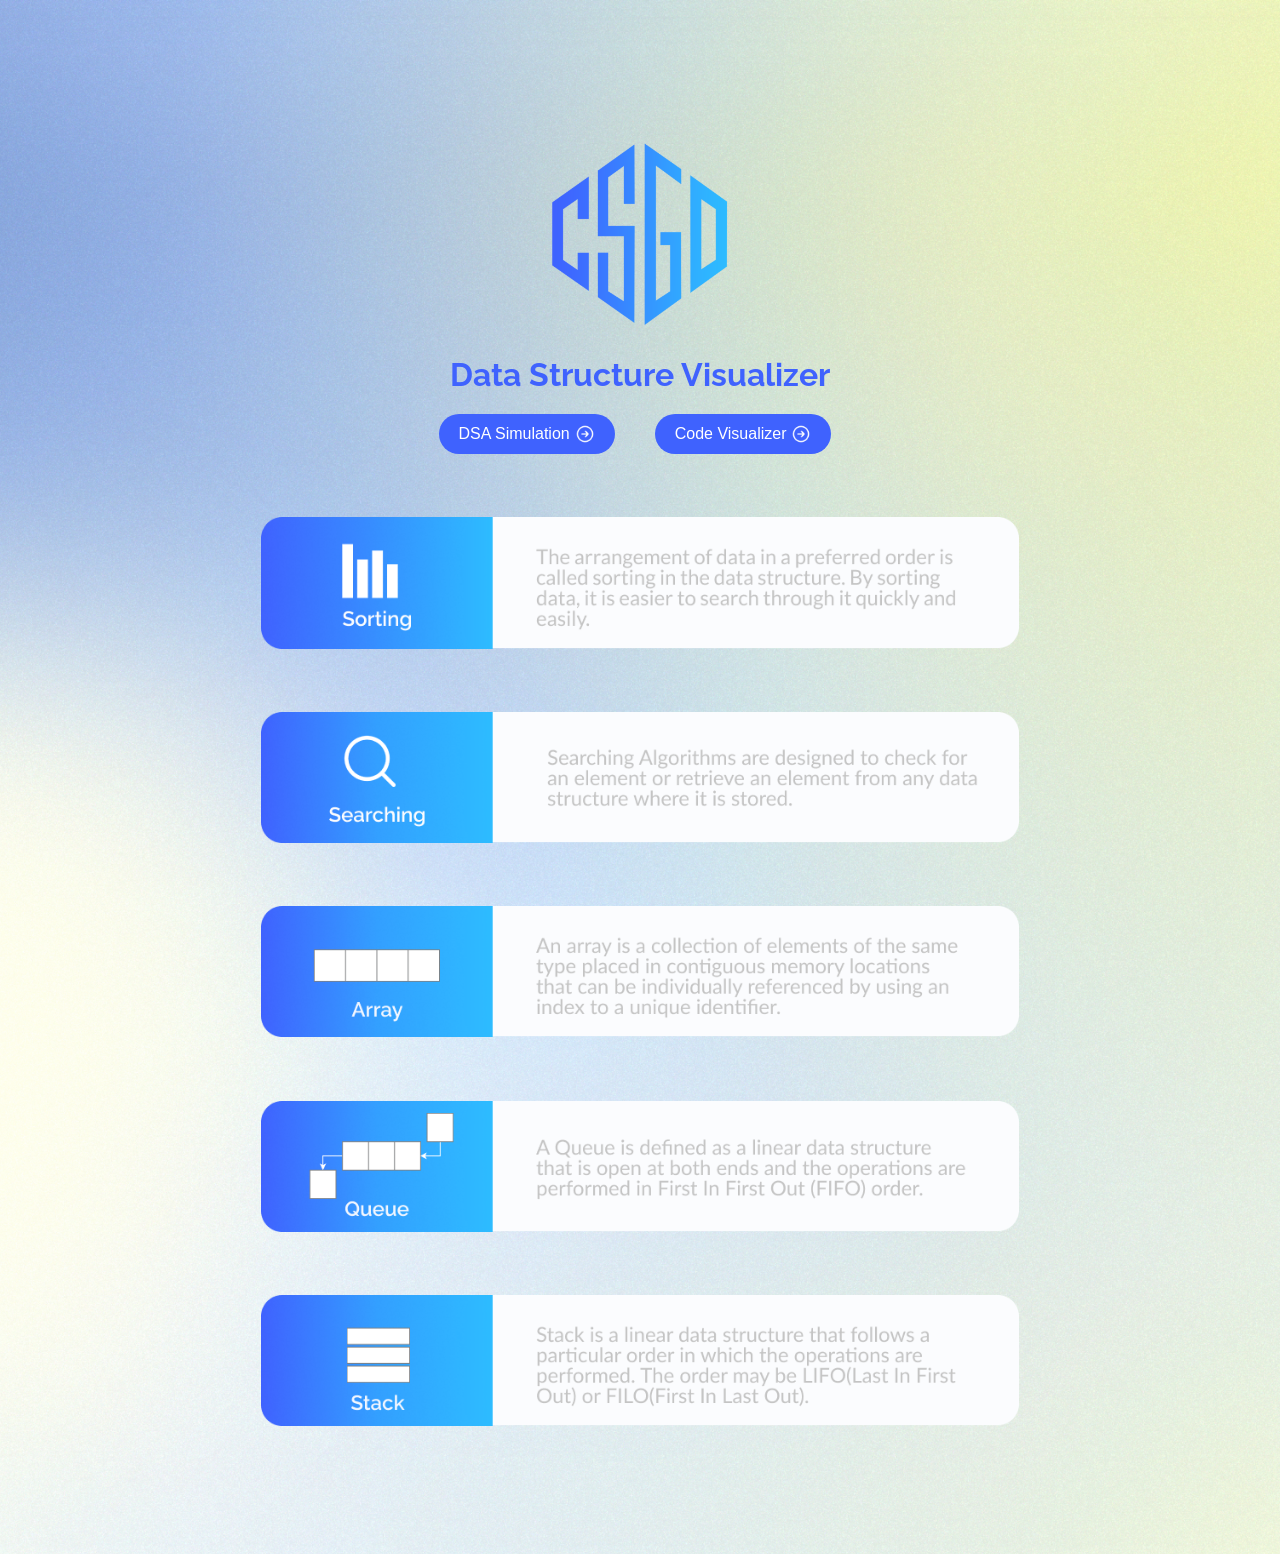
<file: index.html>
<!DOCTYPE html>
<html>
<head>
    <style>
        body {
            background-image: url("Images/gradientBackground.jpg");
            background-repeat: no-repeat;
            background-size: cover;
            display: flex;
            flex-direction: column;
            align-items: center;
            justify-content: center;
            margin-bottom: 10%;
        }

        .logo {
            width: 200px; /* Adjust the width of the logo as needed */
            height: 200px; /* Adjust the height of the logo as needed */
            padding-top: 10%;
        }

        .button-container {
            display: flex;
            justify-content: center;
            margin-top: auto;
            text-align: center;
            gap: 30px;
        }

        .button {
            display: inline-flex;
            padding: 10px 20px;
            background-color: #3F62FE;
            color: white;
            text-align: center;
            text-decoration: none;
            font-size: 16px; 
            border: none;
            cursor: pointer;
            margin-right: 10px;
            border-radius: 20px;
            align-items: center;
            justify-content: center;
        }

        .button:hover {
            transform: scale(1.1);
        }

        .button img {
            margin-left: 5px;
            height: 20px; /* Adjust the height of the image as needed */
        }

        h1 {
            font-family: 'Raleway', sans-serif;
            color: #3F62FE;
        }

        .visDescription {
            margin-top: 5%;
            display: flex;
            width: 60%;
            height: auto;
            transition: transform 0.3s; /* Add a smooth transition effect */
        }

        .visDescription:hover {
            transform: scale(1.1);
        }

        

    </style>
    <link href="https://fonts.googleapis.com/css2?family=Raleway:wght@400;700&display=swap" rel="stylesheet">
</head>
<body>
    <!-- Your webpage content here -->
    <img src="Images/csgo.png" class="logo" alt="Logo">

    <h1> Data Structure Visualizer</h1>

    <div class="button-container">
        <a href="visualizerPage.html">
            <button class="button">
                DSA Simulation
                <img src="Images/arrowCircle.png" alt="Image">
            </button>
        </a>

        <button class="button">
            Code Visualizer  
            <img src="Images/arrowCircle.png" alt="Image">
            </button>
    </div>

    <img src="Images/sorting.png" class="visDescription">
    <img src="Images/Searching.png" class="visDescription">
    <img src="Images/array.png" class="visDescription">
    <img src="Images/queque.png" class="visDescription">
    <img src="Images/stack.png" class="visDescription">
</body>
</html>
</file>
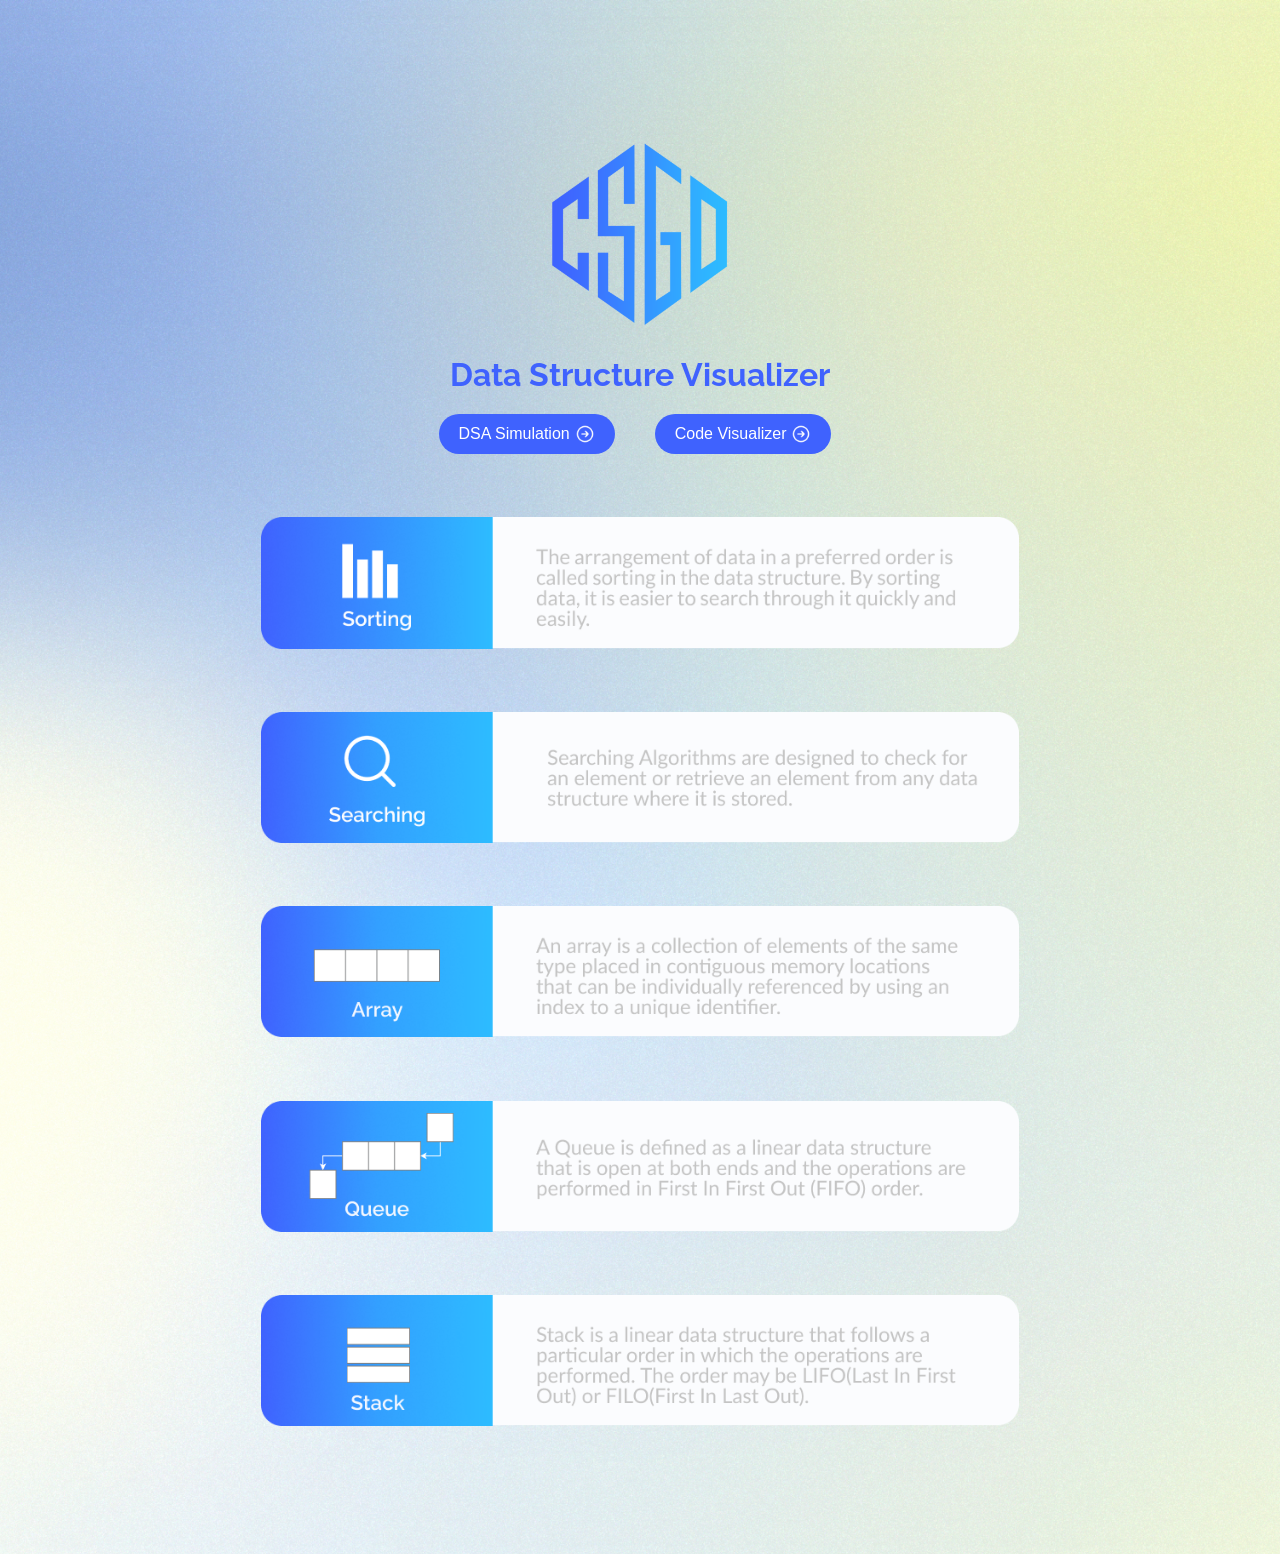
<file: landingPage.html>
<!DOCTYPE html>
<html>
<head>
    <style>
        body {
            background-image: url("Images/gradientBackground.jpg");
            background-repeat: no-repeat;
            background-size: cover;
            display: flex;
            flex-direction: column;
            align-items: center;
            justify-content: center;
            margin-bottom: 10%;
        }

        .logo {
            width: 200px; /* Adjust the width of the logo as needed */
            height: 200px; /* Adjust the height of the logo as needed */
            padding-top: 10%;
        }

        .button-container {
            display: flex;
            justify-content: center;
            margin-top: auto;
            text-align: center;
            gap: 30px;
        }

        .button {
            display: inline-flex;
            padding: 10px 20px;
            background-color: #3F62FE;
            color: white;
            text-align: center;
            text-decoration: none;
            font-size: 16px; 
            border: none;
            cursor: pointer;
            margin-right: 10px;
            border-radius: 20px;
            align-items: center;
            justify-content: center;
        }

        .button:hover {
            transform: scale(1.1);
        }

        .button img {
            margin-left: 5px;
            height: 20px; /* Adjust the height of the image as needed */
        }

        h1 {
            font-family: 'Raleway', sans-serif;
            color: #3F62FE;
        }

        .visDescription {
            margin-top: 5%;
            display: flex;
            width: 60%;
            height: auto;
            transition: transform 0.3s; /* Add a smooth transition effect */
        }

        .visDescription:hover {
            transform: scale(1.1);
        }

        

    </style>
    <link href="https://fonts.googleapis.com/css2?family=Raleway:wght@400;700&display=swap" rel="stylesheet">
</head>
<body>
    <!-- Your webpage content here -->
    <img src="Images/csgo.png" class="logo" alt="Logo">

    <h1> Data Structure Visualizer</h1>

    <div class="button-container">
        <a href="visualizerPage.html">
            <button class="button">
                DSA Simulation
                <img src="Images/arrowCircle.png" alt="Image">
            </button>
        </a>

        <button class="button">
            Code Visualizer  
            <img src="Images/arrowCircle.png" alt="Image">
            </button>
    </div>

    <img src="Images/sorting.png" class="visDescription">
    <img src="Images/Searching.png" class="visDescription">
    <img src="Images/array.png" class="visDescription">
    <img src="Images/queque.png" class="visDescription">
    <img src="Images/stack.png" class="visDescription">
</body>
</html>
</file>
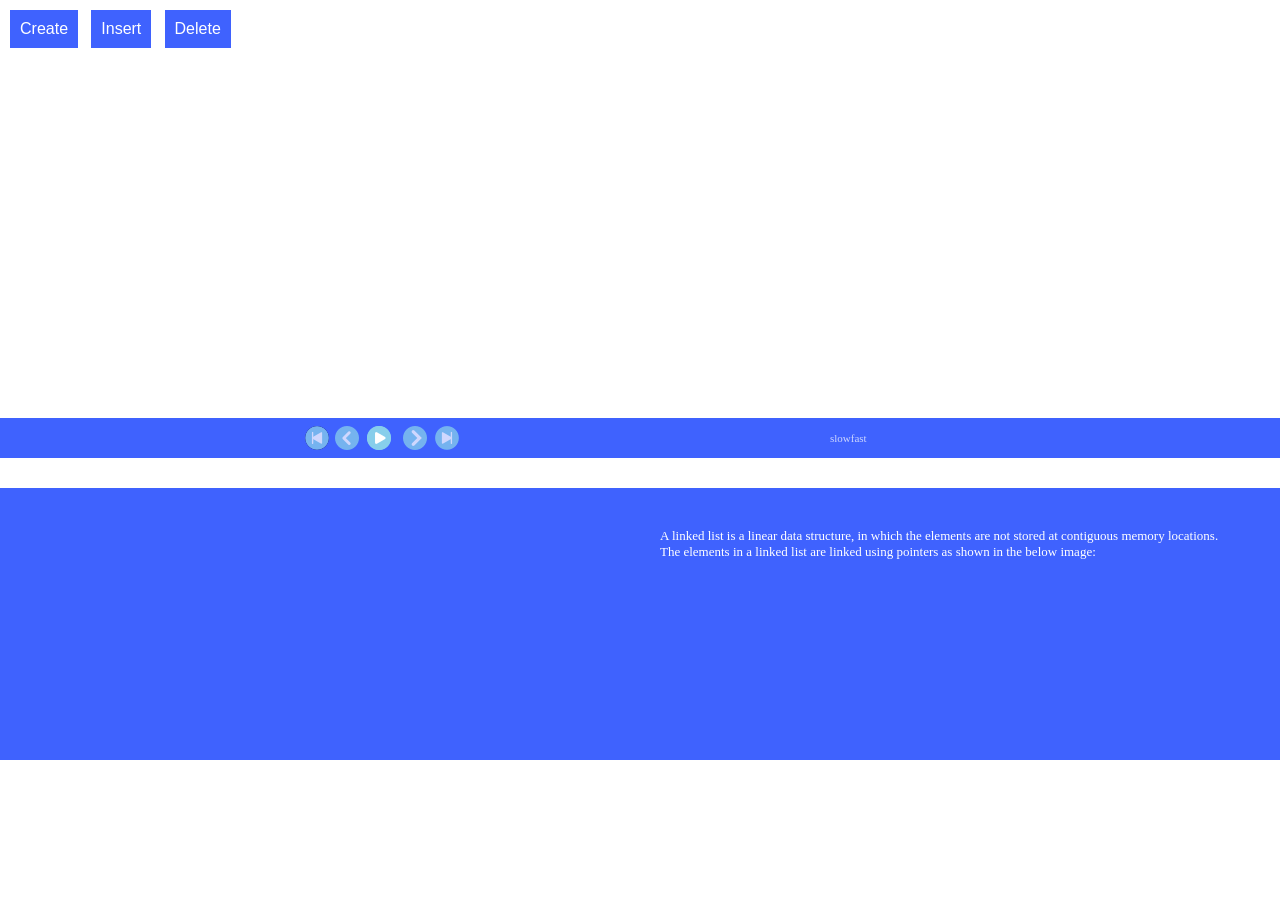
<file: linearList.html>
<!DOCTYPE html PUBLIC "-//W3C//DTD XHTML 1.0 Transitional//EN" "http://www.w3.org/TR/xhtml1/DTD/xhtml1-transitional.dtd">
<html xmlns="http://www.w3.org/1999/xhtml" xml:lang="en">
<head>
	<style>
        .menu {
          display: none;
          position: absolute;
          padding-right: 20%;
          background-color: rgb(202, 238, 242);
          padding: 5px;
          z-index: 1;
          margin-top: 5px;
          margin-right: 20px;
          border-radius: 10px;
        }
    
        .menu button{
            display: inline-block;
            background-color: #a6defc;
            justify-content: center;
            align-items: center;
        }
    
        .menu button:hover{
            transform: scale(1.1);
        }
    
        button:hover + .menu, .menu:hover {
          display: block;
          
        }
    </style>

	<meta http-equiv="Content-Type" content="text/html;charset=UTF-8"/>
    <script src="../jquery.js"></script>
	<script src="../index.js"></script>
	<script type = "application/javascript" src = "../js/AnimationManager.js"> </script>
    <script type = "application/javascript" src = "../js/ObjectManager.js"> </script>
    <script type = "application/javascript" src = "../js/AnimatedObject.js"> </script>
    <script type = "application/javascript" src = "../js/AnimatedCircle.js"> </script>
    <script type = "application/javascript" src = "../js/AnimatedLine.js"> </script>
    <script type = "application/javascript" src = "../js/AnimatedRectangle.js"> </script>
    <script type = "application/javascript" src = "../js/AnimatedPointer.js"> </script>
    <script type = "application/javascript" src = "../js/AnimatedLabel.js"> </script>
    <script type = "application/javascript" src = "../js/Algorithm.js"> </script>
    <script type = "application/javascript" src = "../js/OrderList.js"> </script>
	<!--css-->
    <link rel="stylesheet" href="../css/index.css" />
	<link rel="shortcut icon" href="../favicon.ico" />
    <link rel="stylesheet" href="css/normalize.css">
    <link rel="stylesheet" href="css/common.css">
    <link rel="stylesheet" href="css/viz.css">
    <link rel="stylesheet" href="css/list.css">
	<title>Linear table</title>
	<script>
          var type=0;
          var index;
	</script>
	 <script>
        function toggleAccordion(accordionId) {
            var accordionContent = document.getElementById(accordionId);
            accordionContent.classList.toggle("active");
            }
    </script>
</head>
<body onload="init();ini();">
	<div class="mainSub">
		<div id="">
			<button class="create button starts ">
				<p class=" r1">Create</p>
			</button>
			<button class="insert button starts">
				<p class="r2">Insert</p>
			</button>
			<button class="delete button starts">
				<p class="r3">Delete</p>
			</button>
		</div>

		<!-- Create Sub -->
			<div class="length subR1">
				<span>Length</span><input type="text" class="inputLength"/>
			</div>	
			<div class="init subR1">
				<p>Initialize</p?>
			</div>
	
		<!-- Insert Sub -->
		<div class="serialNumber subR2"> 
			<span>Location</span>
			<input type="text" class="inputNumber"/>
		</div>
		<div class="insertNumber subR2">
			<span>Value</span>
			<input type="text" class="inputInsertNumber"/>
		</div>
		<div class="insertGo subR2">
			<p>Insert</p>
		</div>
		<div class="deleteNumber subR3">
			<span>Location</span>
			<input type="text" class="inputDeleteNumber"/>
		</div>
		<div class="deleteGo subR3">
			<p>Delete</p>
		</div> 
	
		<div class="state">
			<p></p>
		</div>
		
		<div class="showBox"  >
            <canvas id="drawing" width="2000" height="1000">Canvas</canvas>
		</div>
		<!-- <div class="codeHide">
			<img src="../image/arrow_white_right.png" alt="" />
		</div> -->
		
		<!-- <div class="codes">
			<p>xx</p>
			<p>xx</p>
			<p>xx</p>
			<p>xx</p>
			<p>xx</p>
			<p>xx</p>
	    </div> -->
		
	    <!-- <div class="controlBar">
	    	<input type="range" name="controlSlider" id="controlSlider"  min="1" max="100" value="60" onchange="setAnimationSpeed(this.value);" />
	    </div> -->
		<!-- Bottom bar and overlay popups -->
	<div id="media-controls" class="partition">
		<div id="speed-control" class="media-control-button">slow<div id="speed-input"></div>fast</div>
		<span id="go-to-beginning" class="media-control-button" title="go to beginning" onclick=goToBeginning()><img src="img/goToBeginning.png" alt="go to beginning" /></span>
		<span id="previous" class="media-control-button" title="step backward" onclick=stepBackward()><img src="img/prevFrame.png" alt="previous frame" /></span>
		<span id="pause" class="media-control-button" title="pause" onclick=pause()><img src="img/pause.png" alt="pause" /></span>
		<span id="play" class="media-control-button" title="play" onclick=play()><img src="img/play.png" alt="play" /></span>
		<span id="next" class="media-control-button" title="step forward" onclick=stepForward()><img src="img/nextFrame.png" alt="next frame" /></span>
		<span id="go-to-end" class="media-control-button" title="go to end" onclick=goToEnd()><img src="img/goToEnd.png" alt="go to end"/></span>
		<div id="progress-bar" class="media-control-button"></div>
	</div>

	<div class="flex-container">
		<!-- pseudocode -->
		<div id="codetrace" class="flex-item">
		<!--can add class "highlighed" to hightlight one line-->
			<p id="code1" style="padding-top: 10px;"></p>
			<p id="code2" ></p>
			<p id="code3"></p>
			<p id="code4"></p>
			<p id="code5"></p>
			<p id="code6"></p>
			<p id="code7" style="padding-bottom: 10px;"></p>
		</div>
		
		<div class="flex-item">
			<p>
				A linked list is a linear data structure, in which the elements are not stored at contiguous memory locations. The elements in a linked list are linked using pointers as shown in the below image:

			</p>
		<!-- <div id="codetrace-hide" class="panel-hide"><img src="img/arrow_white_right.png" title="show/hide codetrace panel"/></div> -->
		</div>
	</div>
	
	<script type="text/javascript">
		
	</script>
	<script type="text/javascript">var cnzz_protocol = (("https:" == document.location.protocol) ? " https://" : " http://");document.write(unescape("%3Cspan id='cnzz_stat_icon_1256898616'%3E%3C/span%3E%3Cscript src='" + cnzz_protocol + "s11.cnzz.com/z_stat.php%3Fid%3D1256898616' type='text/javascript'%3E%3C/script%3E"));</script>
</body>
</html>
</file>
<file: css/index.css>
body{ 
	 width:            100%;
	 min-width:        750px;
	 margin:           0;
}
.main{
	 position:         absolute;
	 top:              0px;
	 left:             0px;
     text-align:       center;
     width:            100%;
     height:           100%;
	 font-family:      '微软雅黑';
	 background:       #eeeeee;
	 overflow-x:       hidden;
}
.mainSub{
	 position:         absolute;
	 left:             0px;
	 top:              0px;
	 /* text-align:       center; */
	 width:            100%;
	 height:           100%;
	 font-family:      '微软雅黑';
	 background:       rgb(255, 255, 255);
	 overflow-x:       hidden;
}
.header{
	 position:         absolute;
	 top:              0px;
	 width:            100%;
	 height:           70px;
	 background:       rgb(103, 91, 91);
	 color:            white;
}
.logo{
	 position:         absolute;
	 top:              10px;
     left:             8%;
     cursor:           pointer;
     width:            160px;
     height:           50px;
}
.arithmetic{
	position:          relative;
	top:               60px;
	width:             90%;
	height:            500px;
/*	border:            1px solid red;*/
	margin:            70px 0 0 70px;
	
}
.arithmeticList{
	width:             18.5%;
	height:            93%;
	border:            8px solid white;
	margin:            20px 0 0 15px;
	float:             left;
	background:        #A6C7E8;
}
.pictureAndDes{
	height:            44%;
	/*border:            1px solid red;*/
}
/*.pictureAndDes a{
	text-decoration:   none;
}*/
.picture{
	width:             100%;
	height:            80%;
	cursor:            pointer;
}
.description{
	font-size:         1.3em;
	color:             white;
	cursor:            pointer;
	padding-top:       20px;
}
.buttonList{
	margin-top:        16px;
}
.btn{
	width:             55%;
	height:            36px;
	margin-top:        20px;
	font-size:         1.2em;
}
.treeBtn,.graphBtn,.lineBtn{
	height:            36px;
	margin-top:        10px;
}
.sortBtn{
	/*width:             42%;
	height:            35px;
	padding-right:     20px;
	margin-top:        20px;
	margin-left:       4px;
	margin-right:      4px;*/
}
.treeBtn,.lineBtn,.graphBtn{
	width:             42%;
	height:            35px;
	/*padding-right:     20px;*/
	margin-top:        20px;
	margin-left:       4px;
	margin-right:      4px;
}
.navList{
	position:          relative;
	top:               12px;
	left:              400px;
}
.nav{
	margin-right:      100px; 
	margin-top:        10px;  
	font-family:       '微软雅黑';
	font-weight:       550;
	font-size:         1.3em;
	text-decoration:   none;
	float:             left;  
	color:             rgb(136, 131, 131);
	cursor:            pointer;     
}
a hover:{
    color:             rgb(136, 131, 131);
}
.selected{
    color:             white;
}
.showBox{
    width:             100%;
    height:            350px;
	padding-top: 20px;
    /* position:          relative; */
    left:              10px;
    top:               70px;
    /*border:            1px solid red;*/
    background:        #ffffff;
	
}
.startHide{
	/* width:             42px;
	height:            105px;
	background:        rgb(89, 124, 229); */
	/* position:          fixed; */
	left:              0px;
	top:               495px;
	/* cursor:            pointer; */
}
.linkedQueueStartHide{
	width:             42px;
	height:            70px;
	background:        rgb(89, 229, 89);
	position:          fixed;
	left:              0px;
	top:               530px;
	/* cursor:            pointer; */
}
/* .startHide img{
	position:          relative;
	top:               47px;
} */
/* .linkedQueueStartHide img{
	position:          relative;
	top:               27px;
} */
.starts,.stackStarts,.queueStarts{

	
}

.linkedQueueStarts{
	position:          fixed;
	/*border:            1px solid red;*/
	top:               530px;
	left:              46px;
	width:             0px;
	height:            70px;
	background:        #59e559;
	cursor:            pointer; 
	display:           none;
}
.starts p,.stackStarts p,.queueStarts p,.linkedQueueStarts p{
	/* text-align:        left;
    color:             white;
    font-size:         1em;
    width:             100%; */
    /* padding-top:       8px;
    padding-bottom:    6px; */
    margin:            0px;
    /* text-indent:       1.5em; */
	color: ;
}

/* .startsAlign{
	display: flex;
	justify-content: flex-start;
}

.startsAlign button{
	margin-right: 10px;
} */
.length{
	position:          fixed;
	left:              10px;
	top:               60px;
	width: 				200px;	
	height:            35px;
	background-color: #a6defc;
	display:           none;
	cursor:            pointer; 
	box-sizing: border-box;
	border: 2px solid black;

}
.length span,.serialNumber span,.insertNumber span,.deleteNumber span,
.stackInsertNumber span,.queueInsertNumber span,.linkedQueueInsertNumber span
{
	font-size:         1em;
	color:             rgb(0, 0, 0);
	display:           inline-block;
	margin-top:        7px;
	margin-left:       5px;
	width: 30px;
}
.length input,.serialNumber input,.insertNumber input,.deleteNumber input,
.stackInsertNumber input,.queueInsertNumber input,.linkedQueueInsertNumber input
{
	/*background:        rgb(89,229,89);*/
	width:             60%;
	margin-left:       25px;
}
.init{
	position:          fixed;
	left:              215px;
	top:               60px;
	width:             80px;
	height:            35px;
	background-color:#a6defc;
	display:           none;
	cursor:            pointer; 
	justify-content: center;
	align-items: center;
	/* box-sizing: border-box;
	border: 2px solid black; */
}
.init p,.insertGo p,.deleteGo p,.insertStack p,.outStack p,.insertQueue p,
.outQueue p,.insertLinkedQueue p,.outLinkedQueue p{
	 width:             100%;
	margin-top:        8px;
	color:             rgb(5, 4, 4);
	font-size:         1em;
	text-align:        center; 
	display: inline-block; 
	justify-content: center;
	align-items: center; 
	 position: absolute; 
	
}
.serialNumber,.stackInsertNumber,.queueInsertNumber,.linkedQueueInsertNumber{
	position:          fixed;
	left:              10px;
	top:               58px;
	width:             200px;
	height:            35px;
	background-color: #a6defc;
	display:           none;
	cursor:            pointer; 
	box-sizing: border-box;
	border-left: 2px solid black; /* Border on the left */
    border-top: 2px solid black; /* Border on the top */
    border-bottom: 2px solid black; 
}
.insertNumber{
	position:          fixed;
	left:              210px;
	top:               58px;
	width:             200px;
	height:            35px;
	background-color: #a6defc;
	display:           none;
	cursor:            pointer; 
	box-sizing: border-box;
	border-right: 2px solid black; /* Border on the left */
    border-top: 2px solid black; /* Border on the top */
    border-bottom: 2px solid black; 
}
.insertGo{
	position:          fixed;
	left:              415px;
	top:               58px;
	width:             80px;
	height:            35px;
	background-color:        #a6defc;
	display:           none;
	cursor:            pointer; 
	color: #060607;
}
.insertGo:hover {
	color: white;
    background-color: #3F62FE; 
	color: white;
	/* Change the background color when hovered */
}
.deleteNumber{
	position:          fixed;
	left:              10px;
	top:               60px;
	width: 				200px;	
	height:            35px;
	background-color: #a6defc;
	display:           none;
	cursor:            pointer; 
	box-sizing: border-box;
	border: 2px solid black;
}
.deleteGo{
	position:          fixed;
	left:              220px;
	top:               60px;
	width:             80px;
	height:            35px;
	background:        #a6defc;
	display:           none;
	cursor:            pointer; 
	color: #060607;
}
.stateHide{
	width:             42px;
	height:            60px;
	background:        rgb(252, 100, 34);
	position:          fixed;
	left:              96.8%;
	top:               10.5%;
	cursor:            pointer;
}
.stateHide img{
	position:          relative;
	top:               20px;
}
.codeHide{
	width:             42px;
	height:            200px;
	background:        rgb(62, 62, 228);
	position:          fixed;
	left:              96.8%;
	top:               420px;
	cursor:            pointer;
}
.codeHide img{
	position:          relative;
	top:               90px;
	transform:         rotate(180deg);
}
.state{
	position:          fixed;
	top:               90px;
	left:            10px;
	height:            60px;
	width:             350px;
	/* background:        rgb(255, 255, 255);
	color:             rgb(23, 15, 15); */
    font-size:         1em;
}
.state p{
	height:            120px;
	margin:            20px auto;
	color: #060607;
	font-size: 1.2em;
}
.codes{
	position:          fixed;
	top:               420px;
	right:             47px;
	height:            200px;
	background:        rgb(62, 62, 228);
	display:           none;
}
.codes p{
	color:             white;
	font-size:         1em;
	padding-top:       6.1px;
	margin:            0px;
	padding-bottom:    6px;
}
.stackLength,.queueLength,.linkedQueueLength{
	position:          fixed;
	left:              190px;
	top:               495px;
	width:             200px;
	height:            35px;
	background:        rgb(89,229,89);
	display:           none;
	cursor:            pointer;
}
.stackLength input,.queueLength input,.linkedQueueLength input{
    width:             60%;    
   /* margin-left:       150px;
	height:            70%;*/
}
.stackLength  span,.queueLength span,.linkedQueueLength span{
	font-size:         1em;
	color:             white;
	display:           inline-block;
	margin-top:        5px;
	margin-left:       -5px;
}
.stackInit,.queueInit,.linkedQueueInit{
	position:          fixed;
	left:              394px;
	top:               495px;
	width:             120px;
	height:            35px;
	background:        rgb(89,229,89);
	display:           none;
	cursor:            pointer; 
}
.stackInit p,.queueInit p,.linkedQueueInit p{
	width:             100%;
	margin-top:        8px;
	color:             white;
	font-size:         1em;
	text-align:        center;
}
.insertStack,.insertQueue,.insertLinkedQueue{
	position:          fixed;
	left:              394px;
	top:               530px;
	width:             80px;
	height:            35px;
	background:        rgb(89,229,89);
	display:           none;
	cursor:            pointer; 
}
.insertStack p,.insertQueue p,.insertLinkedQueue p{
	width:             100%;
	margin-top:        8px;
	color:             white;
	font-size:         1em;
	text-align:        center;
}
.outStack,.outQueue,.outLinkedQueue{
	position:          fixed;
	left:              190px;
	top:               565px;
	width:             80px;
	height:            35px;
	background:        rgb(89,229,89);
	display:           none;
	cursor:            pointer;
}
.singleStartHide{
	width:             42px;
	height:            70px;
	background:        rgb(89, 229, 89);
	position:          fixed;
	left:              0px;
	top:               530px;
	cursor:            pointer;
}
.singleStartHide img{
	position:          relative;
	top:               27px;
}
.singleStarts{
	position:          fixed;
	top:               530px;
	left:              46px;
	width:             0px;
	height:            70px;
	background:        rgb(89, 229, 89);
	cursor:            pointer; 
	display:           none;
}
.singleStarts p{
	text-align:        left;
    color:             white;
    font-size:         1em;
    width:             100%;
    padding-top:       8px;
    padding-bottom:    6px;
    margin:            0px;
    text-indent:       1.5em;
}
.singleSerialNumber{
	position:          fixed;
	left:              190px;
	top:               530px;
	width:             200px;
	height:            35px;
	background:        rgb(89,229,89);
	display:           none;
	cursor:            pointer;         
}
.singleSerialNumber span,.singleInsertNumber span,.singleDeleteNumber span{
	font-size:         1em;
	color:             white;
	display:           inline-block;
	margin-top:        5px;
	margin-left:       -8px;
}
.singleSerialNumber input,.singleInsertNumber input,.singleDeleteNumber input{
	width:             72%;
	margin-left:       6px;
}
.singleInsertNumber{
	position:          fixed;
	left:              394px;
	top:               530px;
	width:             200px;
	height:            35px;
	background:        rgb(89,229,89);
	display:           none;
	cursor:            pointer; 
}
.singleInsert{
	position:          fixed;
	left:              598px;
	top:               530px;
	width:             80px;
	height:            35px;
	background:        rgb(89,229,89);
	display:           none;
	cursor:            pointer; 
}
.singleInsert p,.singleDelete p{
	width:             100%;
	margin-top:        8px;
	color:             white;
	font-size:         1em;
	text-align:        center;
}
.singleDeleteNumber{
	position:          fixed;
	left:              190px;
	top:               565px;
	width:             200px;
	height:            35px;
	background:        rgb(89,229,89);
	display:           none;
	cursor:            pointer;
}
.singleDelete{
	position:          fixed;
	left:              394px;
	top:               565px;
	width:             80px;
	height:            35px;
	background:        rgb(89,229,89);
	display:           none;
	cursor:            pointer; 
}
.controlBar{
	text-align:        center;
	width:             31%;
	height:            30px;
	position:          absolute;
	top:               94%;
	left:              34.5%;
}
input[type="range"] {
    -webkit-box-shadow:0 1px 0 0px #424242, 0 1px 0 #060607 inset, 0px 2px 10px 0px black inset, 1px 0px 2px rgba(0, 0, 0, 0.4) inset, 0 0px 1px rgba(0, 0, 0, 0.6) inset;
    margin-top:        2px;
    background-color:  #777;
    border-radius:     10px;
    width:             100%;
    -webkit-appearance: none;
    height:6px;
}
input[type="range"]::-webkit-slider-thumb {
    -webkit-appearance:none;
    cursor:            default;
    margin-top:        10px;
    height:            10px;
    width:             5px;
    transform:         translateY(-4px);
    background:        none repeat scroll 0 0 #ffffff;
    border-radius:     5px;
    -webkit-box-shadow:0 -1px 1px black inset;
}
input{
	outline:           none;
}

/*阶乘部分css*/
.factStartHide{
	width:             42px;
	height:            35px;
	background:        rgb(89, 229, 89);
	position:          fixed;
	left:              0px;
	top:               565px;
	cursor:            pointer;
}
.factStartHide img{
	position:          relative;
	top:               10px;
}
.factStarts{
	position:          fixed;
	/*border:            1px solid red;*/
	top:               565px;
	left:              46px;
	width:             0px;
	height:            35px;
	background:        rgb(89, 229, 89);
	cursor:            pointer; 
	display:           none;
}
.factStarts p{
	text-align:        left;
    color:             white;
    font-size:         1em;
    width:             100%;
    padding-top:       8px;
    padding-bottom:    6px;
    margin:            0px;
    text-indent:       1.5em;
}
.factNum{
	position:          fixed;
	left:              190px;
	top:               565px;
	width:             200px;
	height:            35px;
	background:        rgb(89,229,89);
	display:           none;
	cursor:            pointer; 
}
.factNum span{
    font-size:         1em;
	color:             white;
	display:           inline-block;
	margin-top:        5px;
	margin-left:       -8px;
}
.factNum input{
	width:             72%;
	margin-left:       6px;
}
.factCal{
	position:          fixed;
	left:              394px;
	top:               565px;
	width:             80px;
	height:            35px;
	background:        rgb(89,229,89);
	display:           none;
	cursor:            pointer; 
}
.factCal p{
	width:             100%;
	margin-top:        8px;
	color:             white;
	font-size:         1em;
	text-align:        center;
}
</file>
<file: css/common.css>
@charset "utf-8";

html { overflow-y: scroll; }

body { background: white; font-family: "PT Sans"; font-size: 13px; }

#top-bar {
	height: 40px;
	padding: 0px 30px;
	background: black;
	color: white;
}
	/*left-side*/
	#home {
		font-family: 'SilkscreenNormal';
		font-size: 20px;
		padding-top: 10px;
	}
	#title {
		padding-left: 20px;
		text-transform: uppercase;
		font-size: 16px;
		color: #aaaaaa;
	}
		#title a { cursor: pointer; margin-right: 10px; }
		#title .selected-viz { font-weight: bold; color: white; }
		
	/*right-side*/
	#fb-login {
		float: right;
		background: #516eab;
		padding: 11px 15px;
		font-size: 14px;
	}
	.right-links {
		float: right;
		position: relative;
		margin-left: 10px;
		padding: 15px 15px;
		color: white;
		text-align: center;
		font-size: 14px;
		cursor: pointer;
	}
		/*#training-link { padding: 15px 15px 30px; }
		#training-link:after {
			content: " ";
			position: absolute;
			bottom: 0px;
			right: 0px;
			height: 0px;
			width: 0px;
			border-bottom: 12px solid #eee;
			border-right: 116px solid transparent;
		}*/
	
#main { position: relative; padding: 30px 30px 10px 10px; overflow: auto; }

#bottom-bar {
	display: flex;
	justify-content: center;
	align-items: center;
	padding: 12px 30px;
	background: black;
	color: white;
	font-size: 14px;
	text-align: right;
}
	/* #bottom-bar a { padding-left: 15px; cursor: pointer; } */
		#bottom-bar a:hover { text-decoration: underline; }
	
#dark-overlay {
	display: none;
	background: rgba(0,0,0,0.7);
	height: 100%;
	width: 100%;
	position: fixed;
	top: 0;
	left: 0;
	z-index: 1002;
}
	.overlays {
		display: none;
		background: #eeeeee;
		position: fixed;
		top: 50%;
		left: 50%;
		z-index: 1003;
	}
		.overlays .close-overlay {
			position: absolute;
			top: 20px;
			right: 20px;
			cursor: pointer;
		}
		.overlays h4 {
			color: white;
			font-family: 'SilkscreenNormal';
			font-size: 20px;
			padding: 15px 20px;
		}
		.overlays .content { padding: 10px 20px 20px; }
			.overlays p { padding-top: 10px; font-size: 14px; }
			.overlays a { text-decoration: underline; }
			
@media (min-width: 320px) { /* 320-480px */

}

@media (min-width: 480px) { /* 480-768px */
/* #top-bar { padding: 0px 50px; } */
/* #bottom-bar { padding: 12px 50px; } */
/* #main { padding: 50px 50px 30px 30px; } */
}

@media (min-width: 768px) { /* 768-1024px */
/* #top-bar { padding: 0px 60px; }
#bottom-bar { padding: 12px 60px; }
#main { padding: 60px 60px 40px 40px; } */
}

@media (min-width: 1024px) { /* more than 1024px */

}
</file>
<file: css/viz.css>
@charset "utf-8";

html { overflow-y: auto; } /*override common.css*/

/*top-bar right*/
#mode-menu {
	z-index: 1001;
	float: right;
	background: rgb(172, 169, 169);
	font-size: 14px;
	width: 160px;
	position: relative;
}
	#mode-button { cursor: pointer; padding: 11px 15px; }
		#mode-button img { /*down arrow*/
			position: absolute;
			top: 18px;
			right: 15px;
			display: inline-block;
		}
	#other-modes {
		position: absolute;
		width: 160px;
		background: black;
		display: none;
	}
	#other-modes a {
		display: block;
		padding: 8px 15px;
	}

/*#left-bar {
	position: fixed;
	top: 0px;
	left: 0px;
	height: 100%;
	width: 40px;
	background: black;
	z-index: -1;
}*/

/* #right-bar {
	position: fixed;
	top: 0px;
	right: 0px;
	height: 100%;
	width: 40px;
	background-color: #3F62FE;
	z-index: -2;
} */

#bottom-bar { /*overwrite common.css*/
	/* position: fixed; */
	bottom: 0px;
	box-sizing: border-box;
	-moz-box-sizing:border-box; /* Firefox */
	width: 100%;
}

#speed-control {
	display: flex;
	justify-content: center;
	align-items: center;
	position: absolute;
	/* left: 40px; */
	color: white;
	font-size: 11px;
	line-height: 100%;
	left: 50%;
		margin-left: 190px;
}
	#speed-control .ui-slider {
		position: relative;
		display: inline-block;
		margin: 0px 10px;
		border-left: 5px solid #777;
		border-right: 5px solid #777;
		background-color: #777;
		height: 6px;
		width: 70px;
	}
		#speed-control .ui-slider-handle {
			position: absolute;
			margin-left: -5px;
			border: none;
			outline: none;
			background-color: white;
			height: 6px;
			width: 10px;
		}

#media-controls {
	display: flex;
		justify-content: center;
		align-items: center;

}
	.media-control-button {
		cursor: pointer;
		display: flex;
		justify-content: center;
		align-items: center;
		position: absolute;
		opacity: 0.75;
	}
		.media-control-button:hover {
			opacity: 1.0;
		}
		.media-control-button img {
			display: inline-block;
		}
	#go-to-end {
		
		left: 50%;
		margin-left: -205px; /*20px space*/
	}
	#next {
		
		left: 50%;
		margin-left: -237px;
	}
	#pause, #play {
		/* bottom: 8px; */
		left: 50%;
		margin-left: -273px;
		opacity: 1.0;
	}
	#previous {
		/* bottom: 10px; */
		left: 50%;
		margin-left: -305px;
	}
	#go-to-beginning {
		/* bottom: 10px; */
		left: 50%;
		margin-left: -335px;
	}
	#stop {
		/* bottom: 10px; */
		left: 50%;
		margin-left: 195px;
		opacity: 1.0;
	}
	#progress-bar.ui-slider {
		/* bottom: 17px; */
		left: 50%;
		margin-left: -175px;
		background-color: #777;
		height: 6px;
		width: 350px;
		opacity: 1.0;
	}
		#progress-bar .ui-slider-handle {
			position: absolute;
			border: none;
			outline: none;
			background-color: #fff;
			height: 6px;
			width: 1px;
		}
		#progress-bar .ui-slider-range {
			position: absolute;
			height: 6px;
		}

#viz {
	width: 100%;
	height: 350px;
	text-align: center;
	overflow: hidden;
	padding-top: 20px;
	padding: 20px;
	margin: 0 auto;
	-webkit-user-select: none;
    -moz-user-select: none;
    -ms-user-select: none;
    -o-user-select: none;
    user-select: none;
}

.execAction { cursor: pointer; }
	.execAction p:hover { background: black; color: white; }

.panel {
	position: fixed;
	color: white;
	width: 0px;
	overflow: hidden;
	background: #777;
	white-space: nowrap;
}
	.panel-hide { position: fixed; cursor: pointer; background: #777; }
	
#current-action {
	bottom:0px;
	display: none;
/* 	background-color: #777;
 */	overflow: normal;
	white-space: normal;
	text-align: left;
}
	#current-action p{ padding-top: 20px; color: black; font-weight: bold; font-size: 20px; margin-left:20px; }
	
#actions {
	bottom: 0px;
	left: 43px;
}
	#actions p { padding: 5px 10px; cursor: pointer; }
		#actions p:hover { background: black; color: white;}
	#actions p:first-of-type { padding-top: 10px; }
	#actions p:last-of-type { padding-bottom: 10px; }
	#actions-hide {
		bottom: 60px;
		left: 0px;
		padding-left: 14px;
		padding-right: 15px;
	}
	.action-menu-pullout { display: none; position: fixed; }
	.action-menu-pullout input { background: black; color: white; }
	.new-menu-option { margin-left: 3px; }
	.err { color: red; margin-left: 6px; }

	
#status {
	bottom: 0px;
	height: 54px;
	white-space: normal;
	text-align: le;
}
	#status p {  color: black; margin-left: 20px; }
	#status-hide {
		bottom: 255px;
		right: 0px;
		padding: 19px 14px 19px 15px;
		transform: rotate(180deg);
		-ms-transform: rotate(180deg); /* IE 9 */
		-webkit-transform: rotate(180deg); /* Safari and Chrome */
		-o-transform: rotate(180deg); /* Opera */
		-moz-transform: rotate(180deg); /* Firefox */
	}
	
#codetrace {
	bottom: 0px;
	right: 43px;
	height: 192px;
	font-family: "Courier New", Courier, monospace;
	
}
	#codetrace p { padding: 5px 10px; }
		#codetrace p.highlighted { background: black; }
	
	
.rotateRight {
	transform: rotate(180deg);
	-ms-transform: rotate(180deg); /* IE 9 */
	-webkit-transform: rotate(180deg); /* Safari and Chrome */
	-o-transform: rotate(180deg); /* Opera */
	-moz-transform: rotate(180deg); /* Firefox */
				
	/* if you want to do this move with animate use transition */
	transition: .5s;
	-moz-transition: .5s; /* Firefox 4 */
	-webkit-transition: .5s; /* Safari and Chrome */
	-o-transition: .5s; /* Opera */	
}
.rotateLeft {
	transform: rotate(0deg);
	-ms-transform: rotate(0deg); /* IE 9 */
	-webkit-transform: rotate(0deg); /* Safari and Chrome */
	-o-transform: rotate(0deg); /* Opera */
	-moz-transform: rotate(0deg); /* Firefox */
				
	/* if you want to do this move with animate use transition */
	transition: .5s;
	-moz-transition: .5s; /* Firefox 4 */
	-webkit-transition: .5s; /* Safari and Chrome */
	-o-transition: .5s; /* Opera */	
}

/*tutorial stuff*/
.tutorial-dialog {
	position: fixed;
	background: black;
	color: white;
	padding: 12px;
	border-radius: 3px;
	display: none;
	line-height: 150%;
}
	.tutorial-dialog:before {
		content: " ";
		position: absolute;
		height: 0px;
		width: 0px;
		border-style:solid;
		border-width:10px;
		border-color: transparent;
	}
	.tutorial-next {
		position: absolute;
		bottom: -10px;
		right: -10px;
		padding: 3px 8px;
		background: #999;
		color: white;
		cursor: pointer;
		border-radius: 2px;
	}
		.tutorial-next img {
			display: inline-block;
			height: 9px;
			margin-left: 8px;
		}
</file>
<file: css/list.css>
@charset "utf-8";


#createfixedsize-input input {
	width: 25px;
	padding: 8px;
	margin-right: 2px;
	float:left;
}

#createfixedsize-go p
{ 
	padding: 8px 8px 7px; 
	float:right;
}

#createuserdefined-input input {
	width: 75px;
	padding: 8px;
	margin-right: 2px;
	float:left;
}

#createuserdefined-go p
{ 
	padding: 8px 8px 7px; 
	float:right;
}

#insertkth-input input {
	width: 25px;
	padding: 8px;
	margin-right: 2px;
	float:left;
}
#insertkth-go p
{ 
	padding: 8px 8px 7px; 
	float:right;
	color: black;
}

#inserthead-input input {
	width: 25px;
	padding: 8px;
	margin-right: 2px;
	float:left;
}
#inserthead-go p
{ 
	padding: 8px 8px 7px; 
	float:right;
}

#inserttail-input input {
	width: 25px;
	padding: 8px;
	margin-right: 2px;
	float:left;
}
#inserttail-go p
{ 
	padding: 8px 8px 7px; 
	float:right;
}

#removekth-input input {
	width: 25px;
	padding: 8px;
	margin-right: 2px;
	float:left;
}
#removekth-go p
{ 
	padding: 8px 8px 7px; 
	float:right;
}



/*all action pullout (input) stuff here*/
.create { bottom: 146px; }
	#create-random p { padding: 7px 8px 8px; color: black; }
	#create-input input {
		width: 25px;
		padding: 10px 8px 5px;
		color: black;
	}
	#create-input-arr input {
		width: 100px;
		padding: 10px 8px 5px;
		color: black;
	}
	#create-random-sorted p { padding: 7px 8px 8px; color: black; }
	#create-random-fixed-size p { padding: 7px 8px 8px; color: black; }
	#create-from-arr p { padding: 7px 8px 8px; color: black; }
	#create-err { padding: 8px 0px 7px; } currently unused */

.search { bottom: 119px; }
	#find-min p { padding: 5px 8px; }
	#find-max p { padding: 5px 8px; }
	#search-input input {
		width: 25px;
		padding: 6px 8px 5px;
	}
	#search-peek-front p { padding: 5px 8px; }
	#search-peek-back p { padding: 5px 8px; }
	#search-go p { padding: 5px 8px; color: black;}
	#search-err { padding: 5px 0px; } /* currently unused*/
		
.insert { bottom: 92px; }
	#insert-head p { padding: 5px 8px; color: black;}
	#insert-tail p { padding: 5px 8px; color: black;  }
	#insert-kth p { padding: 5px 8px; color: black; }
	#insert-input-kth input {
		width: 50px;
		padding: 6px 8px 5px;
	}
	#insert-input input {
		width: 140px;
		padding: 6px 8px 5px;
		color: black;
	}
	#insert-go p { padding: 5px 8px; color: black; }
	#insert-err { padding: 5px 0px; color: black; }
	#pushtop-input input{
		width: 25px;
		padding: 6px 8px 5px;
		color: black;
	}
	#pushtop-go p { padding: 5px 8px; color: black; }
	#pushtop-err { padding: 5px 0px; color: black; }
	#enqueueback-input input{
		width: 25px;
		padding: 6px 8px 5px;
		color: black;
	}
	#enqueueback-go p { padding: 5px 8px; color: black; }
	#enqueueback-err { padding: 5px 0px; color: black; }

	#insert-deque-input input{
		width: 25px;
		padding: 6px 8px 5px;
		color: black;
	}
	#insert-deque-front p { padding: 5px 8px; color: black; }
	#insert-deque-back { padding: 5px 8px; color: black; }
	#insert-deque-err { padding: 5px 0px; color: black; }
		
.remove { bottom: 65px; }
	#remove-head p { padding: 5px 8px; color: black; }
	#remove-tail p { padding: 5px 8px; color: black; }
	#remove-kth p { padding: 5px 8px; color: black; }
	#remove-input-kth input {
		width: 50px;
		padding: 6px 8px 5px;
		color: black;
	}
	#remove-input input {
		width: 140px;
		padding: 6px 8px 5px;
		color: black;
	}
	#remove-deque-front p { padding: 5px 8px; color: black; }
	#remove-deque-back p { padding: 5px 8px; color: black; }
	#remove-go p { padding: 5px 8px; } /* currently unused*/ 
	#remove-err { padding: 5px 0px; } /* currently unused*/ 

.inorder { bottom: 60px; }
	#inorder-err { padding: 8px 0px 7px; } /* currently unused*/
	
/*all tutorial stuff here*/
#list-tutorial-1 {
	top: 60px;
	left: 60px;
	width: 250px;
}
#list-tutorial-2 {
	top: 60px;
	left: 220px;
	width: 230px;
}
	#list-tutorial-2:before {
		bottom: 100%;
		left: 50%;
		border-bottom-color: black;
		margin-left: -10px;
	}
#list-tutorial-3 {
	bottom: 200px;
	left: 60px;
	width: 220px;
}
	#list-tutorial-3:before {
		top: 100%;
		left: 20%;
		border-top-color: black;
		margin-left: -10px;
	}
#list-tutorial-4 {
	top: 200px;
	left: 50%;
	width: 200px;
	margin-left: -110px;
}
	#list-tutorial-4:before {
		bottom: 100%;
		left: 50%;
		border-bottom-color: black;
		margin-left: -10px;
	}
#list-tutorial-5 {
	bottom: 335px;
	right: 150px;
	width: 200px;
}
	#list-tutorial-5:before {
		top: 100%;
		left: 20%;
		border-top-color: black;
		margin-left: -10px;
	}
#list-tutorial-6 {
	bottom: 275px;
	right: 170px;
	width: 180px;
}
	#list-tutorial-6:before {
		top: 100%;
		left: 20%;
		border-top-color: black;
		margin-left: -10px;
	}
#list-tutorial-7 {
	bottom: 70px;
	left: 50%;
	width: 220px;
	margin-left: -120px;
}
	#list-tutorial-7:before {
		top: 100%;
		left: 50%;
		border-top-color: black;
		margin-left: -10px;
	}
#list-tutorial-8 {
	top: 70px;
	right: 60px;
	width: 150px;
}
	#list-tutorial-8:before {
		bottom: 100%;
		left: 50%;
		border-bottom-color: black;
		margin-left: -10px;
	}
</file>
